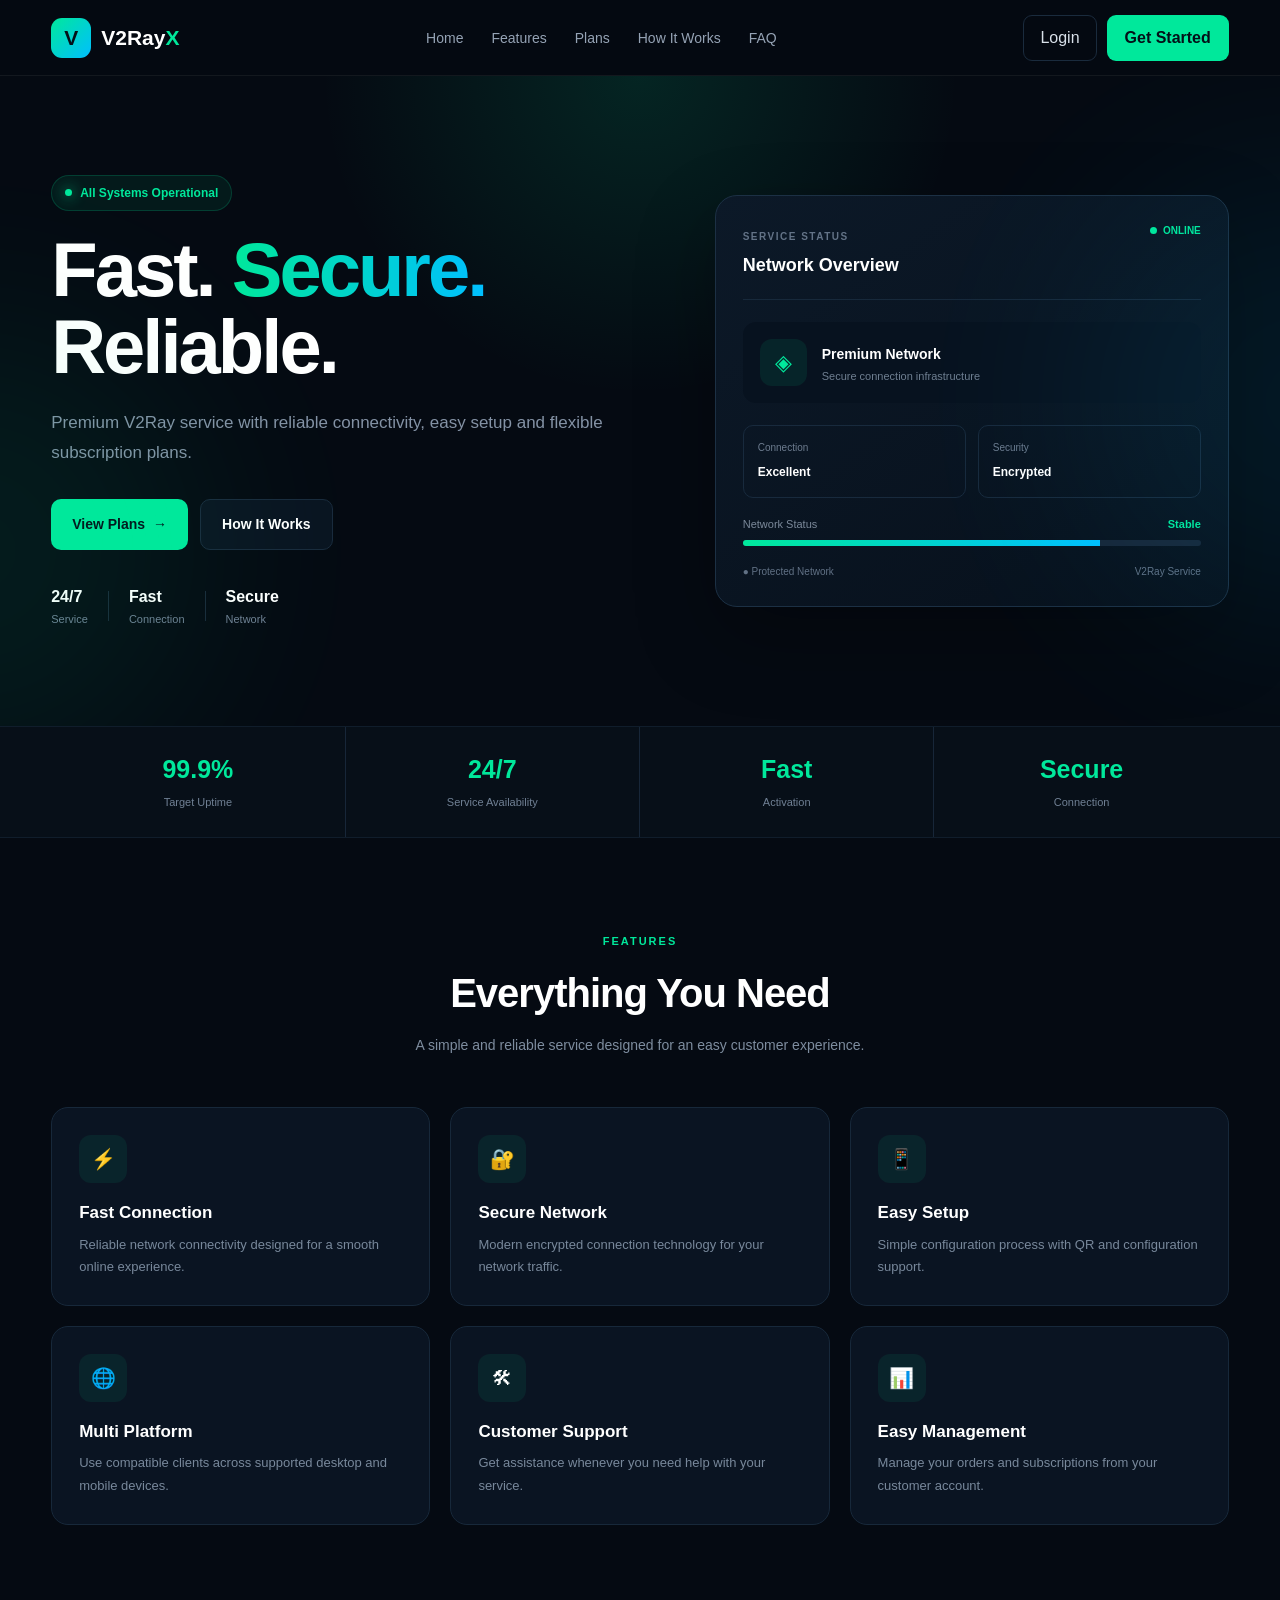
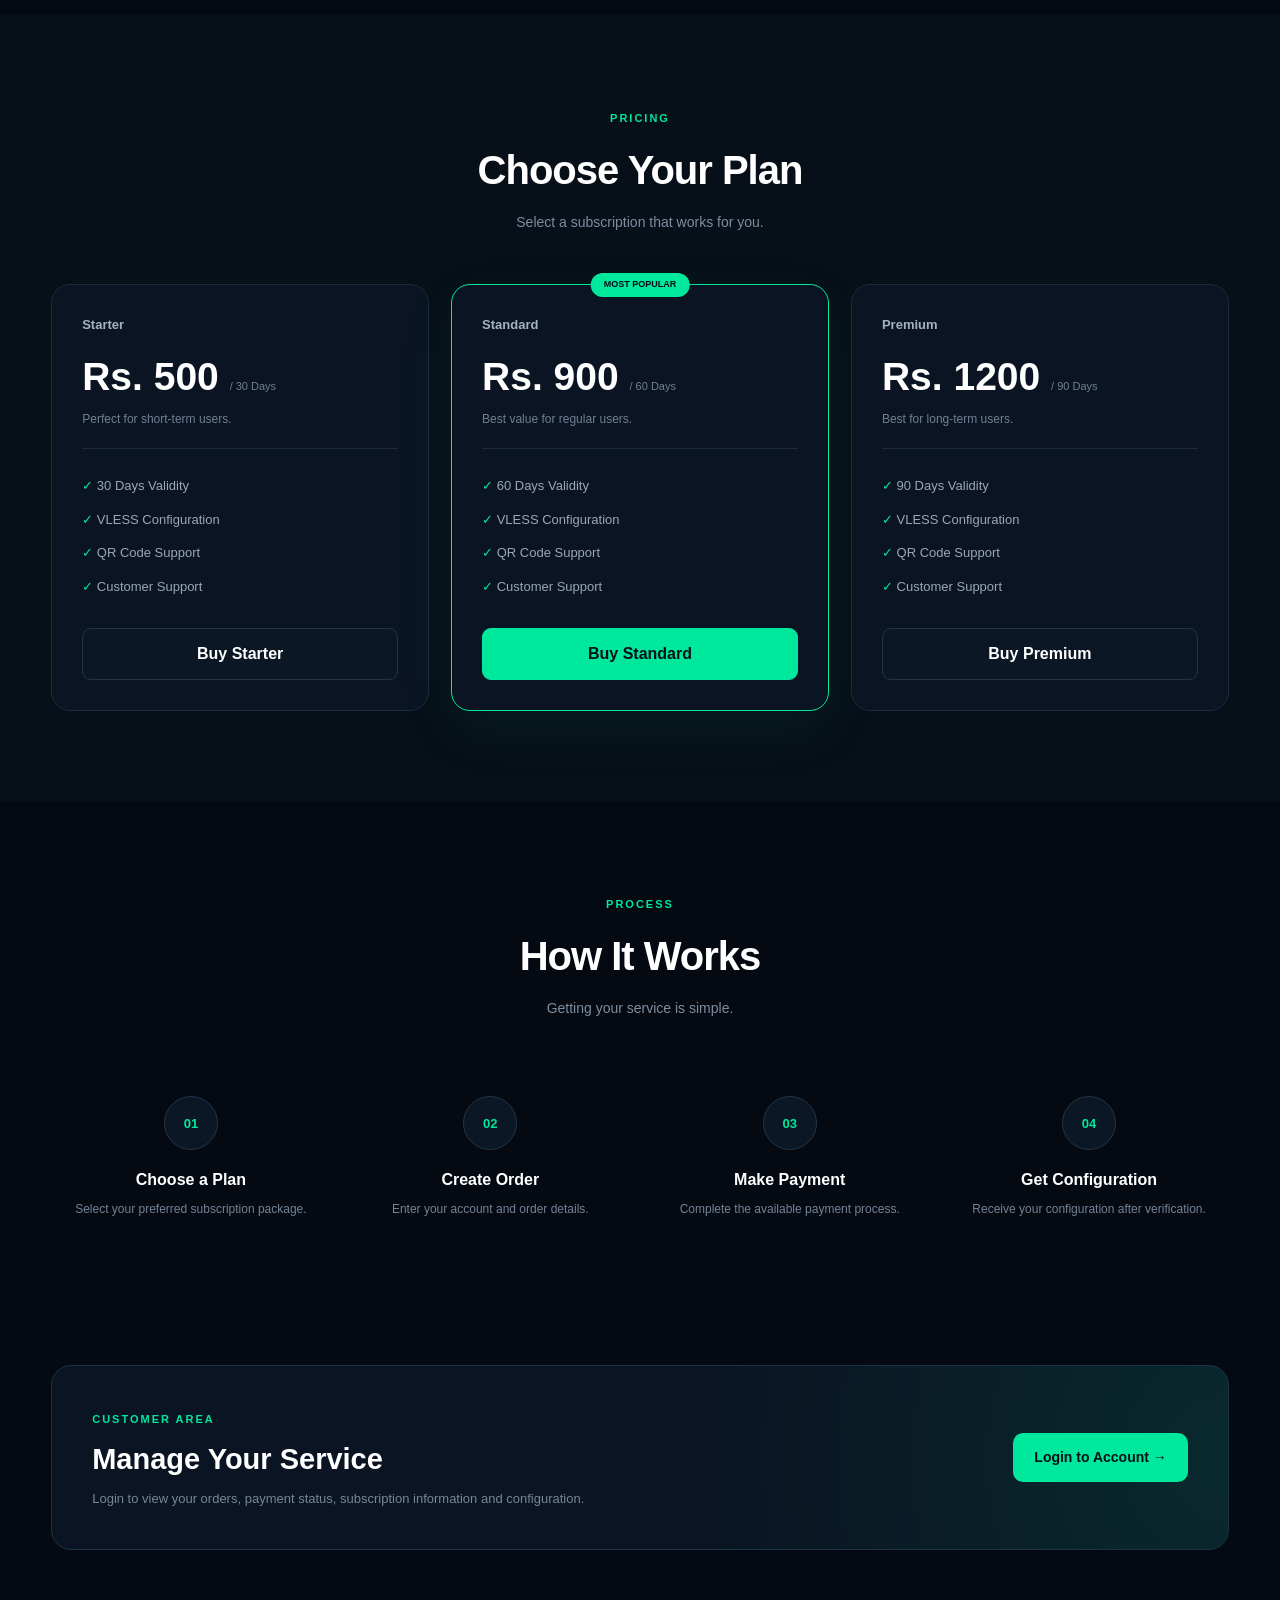
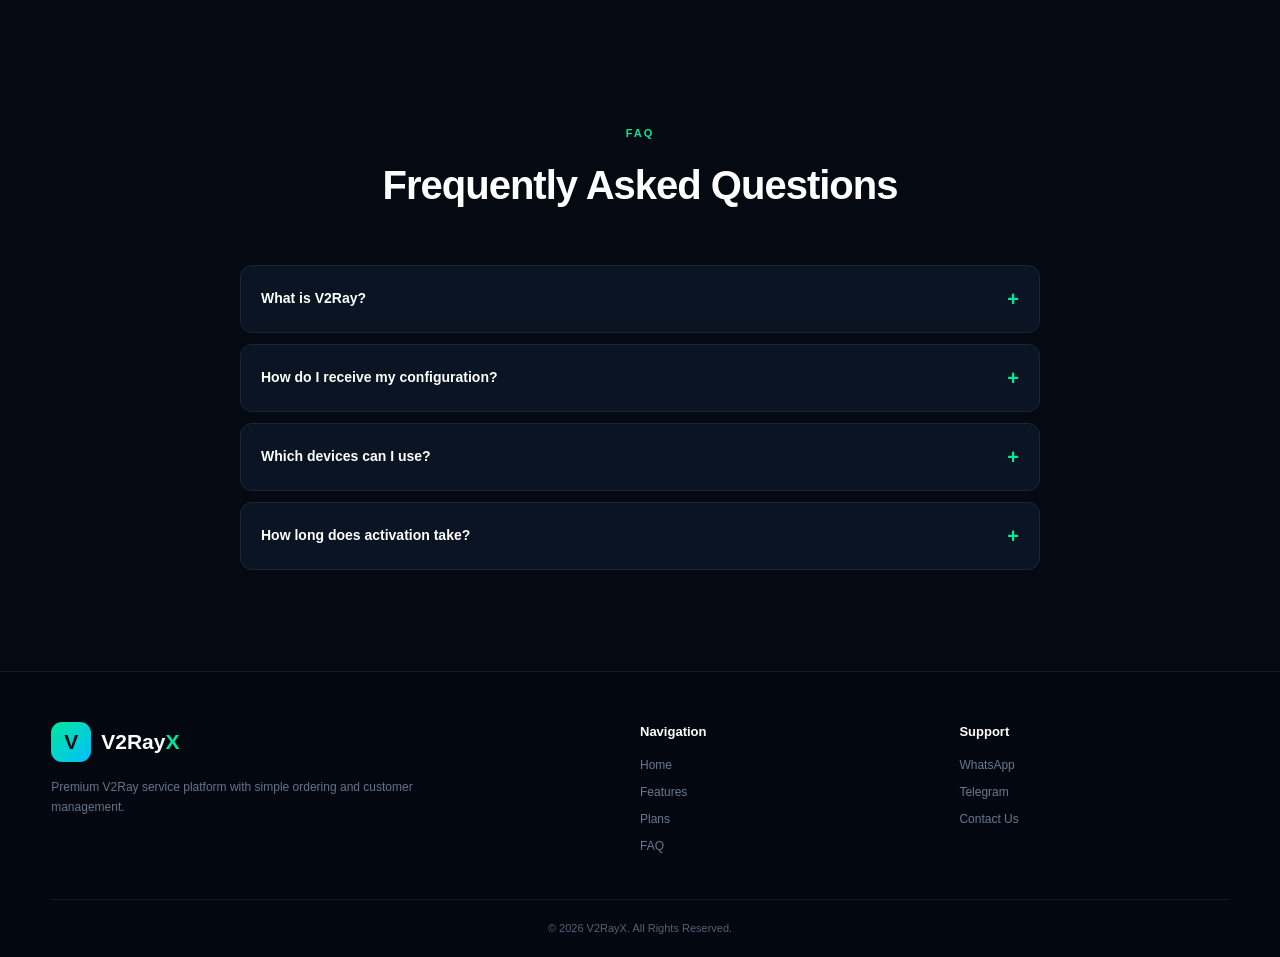
<file: index.html>
<!DOCTYPE html>
<html lang="en">

<head>

    <meta charset="UTF-8">

    <meta
        name="viewport"
        content="width=device-width, initial-scale=1.0"
    >

    <meta
        name="description"
        content="Premium V2Ray Service - Fast, Secure and Reliable"
    >

    <meta
        name="theme-color"
        content="#07111f"
    >

    <title>V2RayX - Premium V2Ray Service</title>

    <link
        rel="stylesheet"
        href="style.css"
    >

</head>


<body>


<!-- =====================================================
     NAVBAR
===================================================== -->

<header class="navbar">

    <div class="container nav-container">

        <a
            href="#home"
            class="logo"
        >

            <span class="logo-icon">
                V
            </span>

            <span>
                V2Ray<span class="green">X</span>
            </span>

        </a>


        <nav class="desktop-nav">

            <a href="#home">
                Home
            </a>

            <a href="#features">
                Features
            </a>

            <a href="#plans">
                Plans
            </a>

            <a href="#how-it-works">
                How It Works
            </a>

            <a href="#faq">
                FAQ
            </a>

        </nav>


        <div class="nav-actions">

            <button
                class="login-btn"
                onclick="openLogin()"
            >
                Login
            </button>


            <button
                class="nav-buy"
                onclick="scrollToPlans()"
            >
                Get Started
            </button>

        </div>


        <button
            class="mobile-menu-btn"
            onclick="toggleMobileMenu()"
        >
            ☰
        </button>

    </div>


    <div
        class="mobile-menu"
        id="mobileMenu"
    >

        <a
            href="#home"
            onclick="closeMobileMenu()"
        >
            Home
        </a>

        <a
            href="#features"
            onclick="closeMobileMenu()"
        >
            Features
        </a>

        <a
            href="#plans"
            onclick="closeMobileMenu()"
        >
            Plans
        </a>

        <a
            href="#how-it-works"
            onclick="closeMobileMenu()"
        >
            How It Works
        </a>

        <a
            href="#faq"
            onclick="closeMobileMenu()"
        >
            FAQ
        </a>


        <button
            onclick="openLogin(); closeMobileMenu()"
        >
            Login
        </button>

    </div>

</header>



<!-- =====================================================
     HERO
===================================================== -->

<section
    class="hero"
    id="home"
>

    <div class="hero-glow glow-one"></div>

    <div class="hero-glow glow-two"></div>


    <div class="container hero-grid">


        <div class="hero-content">


            <div class="status-badge">

                <span class="status-dot"></span>

                All Systems Operational

            </div>


            <h1>

                Fast.

                <span>
                    Secure.
                </span>

                Reliable.

            </h1>


            <p>

                Premium V2Ray service with reliable connectivity,
                easy setup and flexible subscription plans.

            </p>


            <div class="hero-buttons">

                <button
                    class="btn btn-primary"
                    onclick="scrollToPlans()"
                >

                    View Plans

                    <span>
                        →
                    </span>

                </button>


                <a
                    href="#how-it-works"
                    class="btn btn-outline"
                >

                    How It Works

                </a>

            </div>


            <div class="hero-trust">


                <div class="trust-item">

                    <strong>
                        24/7
                    </strong>

                    <span>
                        Service
                    </span>

                </div>


                <div class="trust-divider"></div>


                <div class="trust-item">

                    <strong>
                        Fast
                    </strong>

                    <span>
                        Connection
                    </span>

                </div>


                <div class="trust-divider"></div>


                <div class="trust-item">

                    <strong>
                        Secure
                    </strong>

                    <span>
                        Network
                    </span>

                </div>


            </div>

        </div>



        <!-- SERVER CARD -->

        <div class="server-card">


            <div class="server-card-top">

                <div>

                    <span class="small-label">
                        SERVICE STATUS
                    </span>

                    <h3>
                        Network Overview
                    </h3>

                </div>


                <span class="online-pill">

                    <span></span>

                    ONLINE

                </span>

            </div>


            <div class="server-main">

                <div class="server-icon">
                    ◈
                </div>


                <div>

                    <strong>
                        Premium Network
                    </strong>

                    <p>
                        Secure connection infrastructure
                    </p>

                </div>

            </div>


            <div class="server-stat">

                <div>

                    <span>
                        Connection
                    </span>

                    <strong>
                        Excellent
                    </strong>

                </div>


                <div>

                    <span>
                        Security
                    </span>

                    <strong>
                        Encrypted
                    </strong>

                </div>

            </div>


            <div class="server-load">

                <div class="load-heading">

                    <span>
                        Network Status
                    </span>

                    <strong>
                        Stable
                    </strong>

                </div>


                <div class="load-bar">

                    <span></span>

                </div>

            </div>


            <div class="server-footer">

                <span>
                    ● Protected Network
                </span>

                <span>
                    V2Ray Service
                </span>

            </div>

        </div>

    </div>

</section>



<!-- =====================================================
     STATS
===================================================== -->

<section class="stats-section">

    <div class="container stats-grid">


        <div class="stat-box">

            <strong>
                99.9%
            </strong>

            <span>
                Target Uptime
            </span>

        </div>


        <div class="stat-box">

            <strong>
                24/7
            </strong>

            <span>
                Service Availability
            </span>

        </div>


        <div class="stat-box">

            <strong>
                Fast
            </strong>

            <span>
                Activation
            </span>

        </div>


        <div class="stat-box">

            <strong>
                Secure
            </strong>

            <span>
                Connection
            </span>

        </div>


    </div>

</section>



<!-- =====================================================
     FEATURES
===================================================== -->

<section
    class="section"
    id="features"
>

    <div class="container">


        <div class="section-heading">

            <span class="section-tag">
                FEATURES
            </span>

            <h2>
                Everything You Need
            </h2>

            <p>
                A simple and reliable service designed
                for an easy customer experience.
            </p>

        </div>


        <div class="features-grid">


            <div class="feature-card">

                <div class="feature-icon">
                    ⚡
                </div>

                <h3>
                    Fast Connection
                </h3>

                <p>
                    Reliable network connectivity designed
                    for a smooth online experience.
                </p>

            </div>


            <div class="feature-card">

                <div class="feature-icon">
                    🔐
                </div>

                <h3>
                    Secure Network
                </h3>

                <p>
                    Modern encrypted connection technology
                    for your network traffic.
                </p>

            </div>


            <div class="feature-card">

                <div class="feature-icon">
                    📱
                </div>

                <h3>
                    Easy Setup
                </h3>

                <p>
                    Simple configuration process with
                    QR and configuration support.
                </p>

            </div>


            <div class="feature-card">

                <div class="feature-icon">
                    🌐
                </div>

                <h3>
                    Multi Platform
                </h3>

                <p>
                    Use compatible clients across supported
                    desktop and mobile devices.
                </p>

            </div>


            <div class="feature-card">

                <div class="feature-icon">
                    🛠
                </div>

                <h3>
                    Customer Support
                </h3>

                <p>
                    Get assistance whenever you need
                    help with your service.
                </p>

            </div>


            <div class="feature-card">

                <div class="feature-icon">
                    📊
                </div>

                <h3>
                    Easy Management
                </h3>

                <p>
                    Manage your orders and subscriptions
                    from your customer account.
                </p>

            </div>


        </div>

    </div>

</section>



<!-- =====================================================
     PLANS
===================================================== -->

<section
    class="section plans-section"
    id="plans"
>

    <div class="container">


        <div class="section-heading">

            <span class="section-tag">
                PRICING
            </span>

            <h2>
                Choose Your Plan
            </h2>

            <p>
                Select a subscription that works for you.
            </p>

        </div>


        <div class="plans-grid">


            <!-- STARTER -->

            <div class="plan-card">

                <div class="plan-name">
                    Starter
                </div>


                <h3>

                    Rs. 500

                    <small>
                        / 30 Days
                    </small>

                </h3>


                <p class="plan-description">
                    Perfect for short-term users.
                </p>


                <div class="plan-divider"></div>


                <ul>

                    <li>
                        ✓ 30 Days Validity
                    </li>

                    <li>
                        ✓ VLESS Configuration
                    </li>

                    <li>
                        ✓ QR Code Support
                    </li>

                    <li>
                        ✓ Customer Support
                    </li>

                </ul>


                <button
                    class="plan-btn outline-btn"
                    onclick="openOrder('Starter','30 Days','500')"
                >

                    Buy Starter

                </button>

            </div>



            <!-- STANDARD -->

            <div class="plan-card popular-plan">

                <div class="popular-label">
                    MOST POPULAR
                </div>


                <div class="plan-name">
                    Standard
                </div>


                <h3>

                    Rs. 900

                    <small>
                        / 60 Days
                    </small>

                </h3>


                <p class="plan-description">
                    Best value for regular users.
                </p>


                <div class="plan-divider"></div>


                <ul>

                    <li>
                        ✓ 60 Days Validity
                    </li>

                    <li>
                        ✓ VLESS Configuration
                    </li>

                    <li>
                        ✓ QR Code Support
                    </li>

                    <li>
                        ✓ Customer Support
                    </li>

                </ul>


                <button
                    class="plan-btn primary-btn"
                    onclick="openOrder('Standard','60 Days','900')"
                >

                    Buy Standard

                </button>

            </div>



            <!-- PREMIUM -->

            <div class="plan-card">

                <div class="plan-name">
                    Premium
                </div>


                <h3>

                    Rs. 1200

                    <small>
                        / 90 Days
                    </small>

                </h3>


                <p class="plan-description">
                    Best for long-term users.
                </p>


                <div class="plan-divider"></div>


                <ul>

                    <li>
                        ✓ 90 Days Validity
                    </li>

                    <li>
                        ✓ VLESS Configuration
                    </li>

                    <li>
                        ✓ QR Code Support
                    </li>

                    <li>
                        ✓ Customer Support
                    </li>

                </ul>


                <button
                    class="plan-btn outline-btn"
                    onclick="openOrder('Premium','90 Days','1200')"
                >

                    Buy Premium

                </button>

            </div>


        </div>

    </div>

</section>



<!-- =====================================================
     HOW IT WORKS
===================================================== -->

<section
    class="section"
    id="how-it-works"
>

    <div class="container">


        <div class="section-heading">

            <span class="section-tag">
                PROCESS
            </span>

            <h2>
                How It Works
            </h2>

            <p>
                Getting your service is simple.
            </p>

        </div>


        <div class="steps-grid">


            <div class="step-card">

                <div class="step-number">
                    01
                </div>

                <h3>
                    Choose a Plan
                </h3>

                <p>
                    Select your preferred subscription package.
                </p>

            </div>


            <div class="step-card">

                <div class="step-number">
                    02
                </div>

                <h3>
                    Create Order
                </h3>

                <p>
                    Enter your account and order details.
                </p>

            </div>


            <div class="step-card">

                <div class="step-number">
                    03
                </div>

                <h3>
                    Make Payment
                </h3>

                <p>
                    Complete the available payment process.
                </p>

            </div>


            <div class="step-card">

                <div class="step-number">
                    04
                </div>

                <h3>
                    Get Configuration
                </h3>

                <p>
                    Receive your configuration after verification.
                </p>

            </div>


        </div>

    </div>

</section>



<!-- =====================================================
     ACCOUNT CTA
===================================================== -->

<section class="account-section">

    <div class="container">

        <div class="account-box">

            <div>

                <span class="section-tag">
                    CUSTOMER AREA
                </span>

                <h2>
                    Manage Your Service
                </h2>

                <p>
                    Login to view your orders, payment status,
                    subscription information and configuration.
                </p>

            </div>


            <button
                class="btn btn-primary"
                onclick="openLogin()"
            >

                Login to Account →

            </button>

        </div>

    </div>

</section>



<!-- =====================================================
     FAQ
===================================================== -->

<section
    class="section"
    id="faq"
>

    <div class="container">


        <div class="section-heading">

            <span class="section-tag">
                FAQ
            </span>

            <h2>
                Frequently Asked Questions
            </h2>

        </div>


        <div class="faq-container">


            <details>

                <summary>

                    What is V2Ray?

                    <span>
                        +
                    </span>

                </summary>

                <p>
                    V2Ray is a network proxy platform that supports
                    different protocols and transport methods.
                </p>

            </details>


            <details>

                <summary>

                    How do I receive my configuration?

                    <span>
                        +
                    </span>

                </summary>

                <p>
                    After payment verification, your configuration
                    can be delivered through your customer account.
                </p>

            </details>


            <details>

                <summary>

                    Which devices can I use?

                    <span>
                        +
                    </span>

                </summary>

                <p>
                    Compatible clients can be used on supported
                    mobile and desktop platforms.
                </p>

            </details>


            <details>

                <summary>

                    How long does activation take?

                    <span>
                        +
                    </span>

                </summary>

                <p>
                    Activation depends on payment verification
                    and service processing.
                </p>

            </details>


        </div>

    </div>

</section>



<!-- =====================================================
     FOOTER
===================================================== -->

<footer>

    <div class="container footer-grid">


        <div class="footer-brand">

            <a
                href="#home"
                class="logo"
            >

                <span class="logo-icon">
                    V
                </span>

                <span>
                    V2Ray<span class="green">X</span>
                </span>

            </a>


            <p>
                Premium V2Ray service platform with
                simple ordering and customer management.
            </p>

        </div>



        <div class="footer-column">

            <h4>
                Navigation
            </h4>

            <a href="#home">
                Home
            </a>

            <a href="#features">
                Features
            </a>

            <a href="#plans">
                Plans
            </a>

            <a href="#faq">
                FAQ
            </a>

        </div>



        <div class="footer-column">

            <h4>
                Support
            </h4>

            <a
                href="#"
                onclick="openWhatsApp(); return false;"
            >
                WhatsApp
            </a>

            <a href="#">
                Telegram
            </a>

            <a href="#">
                Contact Us
            </a>

        </div>


    </div>


    <div class="container copyright">

        ©

        <span id="year"></span>

        V2RayX. All Rights Reserved.

    </div>

</footer>



<!-- =====================================================
     ORDER MODAL
===================================================== -->

<div
    class="modal"
    id="orderModal"
>

    <div class="modal-box">


        <button
            class="modal-close"
            onclick="closeOrder()"
        >
            ×
        </button>


        <div id="orderFormArea">


            <div class="modal-heading">

                <span class="section-tag">
                    NEW ORDER
                </span>

                <h2>
                    Complete Your Order
                </h2>

                <p>
                    Enter your details below.
                </p>

            </div>


            <div class="order-summary">


                <div>

                    <span>
                        Package
                    </span>

                    <strong id="orderPlan">
                        -
                    </strong>

                </div>


                <div>

                    <span>
                        Duration
                    </span>

                    <strong id="orderDuration">
                        -
                    </strong>

                </div>


                <div>

                    <span>
                        Total
                    </span>

                    <strong id="orderPrice">
                        -
                    </strong>

                </div>


            </div>


            <form id="orderForm">


                <label>
                    Full Name
                </label>

                <input
                    type="text"
                    id="customerName"
                    placeholder="Enter your full name"
                    required
                >


                <label>
                    WhatsApp Number
                </label>

                <input
                    type="tel"
                    id="customerPhone"
                    placeholder="07XXXXXXXX"
                    required
                >


                <label>
                    Email Address
                </label>

                <input
                    type="email"
                    id="customerEmail"
                    placeholder="you@example.com"
                    required
                >


                <label>
                    Payment Method
                </label>


                <select
                    id="paymentMethod"
                    required
                >

                    <option value="">
                        Select Payment Method
                    </option>

                    <option value="Bank Transfer">
                        Bank Transfer
                    </option>

                    <option value="Cash Deposit">
                        Cash Deposit
                    </option>

                </select>


                <button
                    type="submit"
                    class="modal-submit"
                >

                    Create Order →

                </button>


            </form>

        </div>



        <!-- ORDER SUCCESS -->

        <div
            class="order-success"
            id="orderSuccess"
        >

            <div class="success-icon">
                ✓
            </div>


            <h2>
                Order Created
            </h2>


            <p>
                Your order has been created successfully.
            </p>


            <div class="generated-order">

                <span>
                    Order ID
                </span>

                <strong id="generatedOrderId">
                    V2-00000
                </strong>

            </div>


            <p class="success-note">

                Save your Order ID.
                You will need it to check
                your order status.

            </p>


            <button
                class="modal-submit"
                onclick="closeOrder()"
            >

                Done

            </button>

        </div>


    </div>

</div>



<!-- =====================================================
     LOGIN MODAL
===================================================== -->

<div
    class="modal"
    id="loginModal"
>

    <div class="modal-box">


        <button
            class="modal-close"
            onclick="closeLogin()"
        >
            ×
        </button>


        <div class="modal-heading">

            <span class="section-tag">
                CUSTOMER AREA
            </span>

            <h2>
                Login
            </h2>

            <p>
                Access your customer account.
            </p>

        </div>


        <form id="loginForm">


            <label>
                Email Address
            </label>

            <input
                type="email"
                id="loginEmail"
                placeholder="you@example.com"
                required
            >


            <label>
                Password
            </label>

            <input
                type="password"
                id="loginPassword"
                placeholder="Your password"
                required
            >


            <button
                type="submit"
                class="modal-submit"
            >

                Login

            </button>


        </form>


        <div class="modal-bottom">

            Don't have an account?

            <button
                type="button"
                onclick="openRegister()"
            >

                Create Account

            </button>

        </div>


    </div>

</div>



<!-- =====================================================
     REGISTER MODAL
===================================================== -->

<div
    class="modal"
    id="registerModal"
>

    <div class="modal-box">


        <button
            class="modal-close"
            onclick="closeRegister()"
        >
            ×
        </button>


        <div class="modal-heading">

            <span class="section-tag">
                CUSTOMER AREA
            </span>

            <h2>
                Create Account
            </h2>

            <p>
                Register to manage your orders.
            </p>

        </div>


        <form id="registerForm">


            <label>
                Full Name
            </label>

            <input
                type="text"
                id="registerName"
                placeholder="Your full name"
                required
            >


            <label>
                WhatsApp Number
            </label>

            <input
                type="tel"
                id="registerPhone"
                placeholder="07XXXXXXXX"
                required
            >


            <label>
                Email Address
            </label>

            <input
                type="email"
                id="registerEmail"
                placeholder="you@example.com"
                required
            >


            <label>
                Password
            </label>

            <input
                type="password"
                id="registerPassword"
                placeholder="Create a password"
                minlength="6"
                required
            >


            <button
                type="submit"
                class="modal-submit"
            >

                Create Account

            </button>


        </form>


        <div class="modal-bottom">

            Already have an account?

            <button
                type="button"
                onclick="openLoginFromRegister()"
            >

                Login

            </button>

        </div>


    </div>

</div>



<!-- =====================================================
     JAVASCRIPT
===================================================== -->

<script src="script.js"></script>


</body>

</html>
</file>
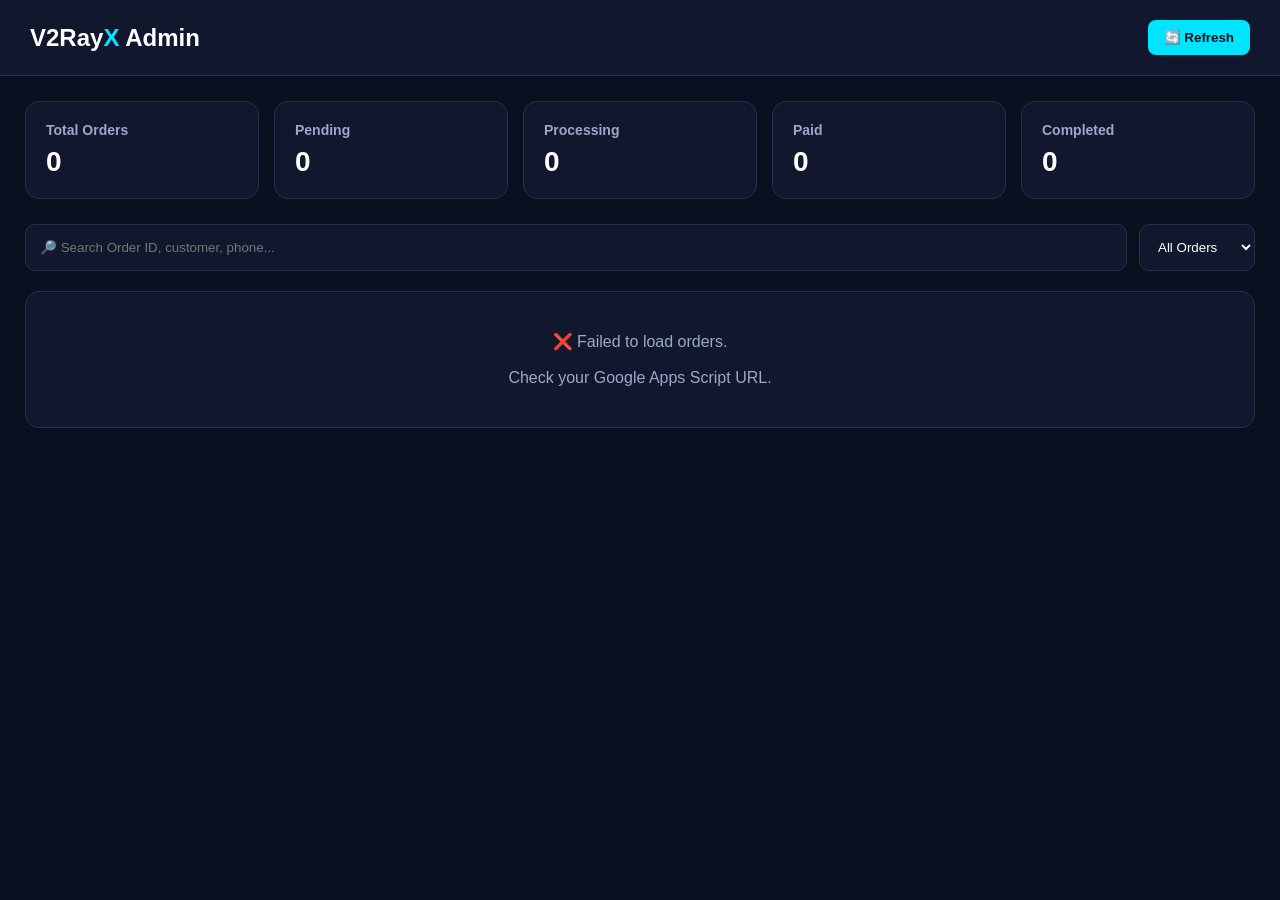
<file: admin.html>
<!DOCTYPE html>
<html lang="en">
<head>
<meta charset="UTF-8">
<meta name="viewport" content="width=device-width, initial-scale=1.0">

<title>V2RayX Admin Panel</title>

<style>
*{
    box-sizing:border-box;
    margin:0;
    padding:0;
}

body{
    font-family:Arial, sans-serif;
    background:#0b1020;
    color:#fff;
}

.header{
    padding:20px 30px;
    background:#11182d;
    border-bottom:1px solid #26304a;
    display:flex;
    justify-content:space-between;
    align-items:center;
}

.logo{
    font-size:24px;
    font-weight:700;
}

.logo span{
    color:#00e5ff;
}

.refresh{
    border:0;
    padding:10px 16px;
    border-radius:8px;
    background:#00e5ff;
    color:#001018;
    font-weight:bold;
    cursor:pointer;
}

.container{
    max-width:1400px;
    margin:auto;
    padding:25px;
}

.stats{
    display:grid;
    grid-template-columns:repeat(5,1fr);
    gap:15px;
    margin-bottom:25px;
}

.stat{
    background:#11182d;
    border:1px solid #26304a;
    padding:20px;
    border-radius:14px;
}

.stat h3{
    font-size:14px;
    color:#9ca8c7;
    margin-bottom:8px;
}

.stat strong{
    font-size:28px;
}

.search-area{
    display:flex;
    gap:12px;
    margin-bottom:20px;
}

.search{
    flex:1;
    padding:14px;
    background:#11182d;
    border:1px solid #26304a;
    border-radius:10px;
    color:#fff;
    outline:none;
}

.filter{
    padding:14px;
    background:#11182d;
    color:#fff;
    border:1px solid #26304a;
    border-radius:10px;
}

.table-box{
    background:#11182d;
    border:1px solid #26304a;
    border-radius:14px;
    overflow:auto;
}

table{
    width:100%;
    border-collapse:collapse;
    min-width:1100px;
}

th,
td{
    padding:15px;
    text-align:left;
    border-bottom:1px solid #26304a;
}

th{
    color:#8f9bb8;
    font-size:13px;
}

td{
    font-size:14px;
}

.status{
    display:inline-block;
    padding:6px 10px;
    border-radius:20px;
    font-size:12px;
    font-weight:bold;
}

.Pending{
    background:#4b3a12;
    color:#ffd54a;
}

.Processing{
    background:#123b55;
    color:#50cfff;
}

.Paid{
    background:#123d29;
    color:#5dffad;
}

.Completed{
    background:#193e24;
    color:#7dff8d;
}

.Rejected{
    background:#4a1c25;
    color:#ff7183;
}

select.status-select{
    padding:8px;
    border-radius:7px;
    background:#0b1020;
    border:1px solid #34405f;
    color:#fff;
}

.loading{
    text-align:center;
    padding:40px;
    color:#9ca8c7;
}

.empty{
    text-align:center;
    padding:40px;
    color:#9ca8c7;
}

@media(max-width:900px){

    .stats{
        grid-template-columns:repeat(2,1fr);
    }

    .header{
        padding:16px;
    }

    .container{
        padding:15px;
    }

}

@media(max-width:500px){

    .stats{
        grid-template-columns:1fr;
    }

    .logo{
        font-size:19px;
    }

    .refresh{
        padding:8px 12px;
    }

}
</style>
</head>

<body>

<header class="header">

    <div class="logo">
        V2Ray<span>X</span> Admin
    </div>

    <button class="refresh" onclick="loadOrders()">
        🔄 Refresh
    </button>

</header>


<main class="container">

    <!-- STATISTICS -->

    <section class="stats">

        <div class="stat">
            <h3>Total Orders</h3>
            <strong id="totalOrders">0</strong>
        </div>

        <div class="stat">
            <h3>Pending</h3>
            <strong id="pendingOrders">0</strong>
        </div>

        <div class="stat">
            <h3>Processing</h3>
            <strong id="processingOrders">0</strong>
        </div>

        <div class="stat">
            <h3>Paid</h3>
            <strong id="paidOrders">0</strong>
        </div>

        <div class="stat">
            <h3>Completed</h3>
            <strong id="completedOrders">0</strong>
        </div>

    </section>


    <!-- SEARCH -->

    <section class="search-area">

        <input
            type="text"
            id="search"
            class="search"
            placeholder="🔎 Search Order ID, customer, phone..."
            oninput="renderOrders()"
        >

        <select
            id="filter"
            class="filter"
            onchange="renderOrders()"
        >

            <option value="All">All Orders</option>
            <option value="Pending">Pending</option>
            <option value="Processing">Processing</option>
            <option value="Paid">Paid</option>
            <option value="Completed">Completed</option>
            <option value="Rejected">Rejected</option>

        </select>

    </section>


    <!-- ORDERS TABLE -->

    <section class="table-box">

        <div id="loading" class="loading">
            Loading orders...
        </div>

        <table id="ordersTable" style="display:none">

            <thead>

                <tr>
                    <th>Order ID</th>
                    <th>Date</th>
                    <th>Customer</th>
                    <th>Phone</th>
                    <th>Package</th>
                    <th>Price</th>
                    <th>Payment</th>
                    <th>Status</th>
                    <th>Update</th>
                </tr>

            </thead>

            <tbody id="ordersBody"></tbody>

        </table>

        <div id="empty" class="empty" style="display:none">
            No orders found.
        </div>

    </section>

</main>


<script>

/* =====================================================
   GOOGLE APPS SCRIPT API
===================================================== */

const API_URL =
"https://script.google.com/macros/s/AKfycbxgW6zMC6dx55vzTWnbjvEwdxZpT7j1_-PZPMihQfot1HPoFpDjRXeZjAJC--YPd3rYpA/exec";


/* =====================================================
   DATA
===================================================== */

let orders = [];


/* =====================================================
   LOAD ORDERS
===================================================== */

async function loadOrders(){

    const loading =
        document.getElementById("loading");

    const table =
        document.getElementById("ordersTable");

    loading.style.display = "block";
    table.style.display = "none";

    try{

        const response =
            await fetch(
                API_URL + "?action=getOrders"
            );

        const data =
            await response.json();

        if(!data.success){

            throw new Error(
                "Unable to load orders"
            );

        }

        orders = data.orders || [];

        updateStats();

        renderOrders();

        loading.style.display = "none";
        table.style.display = "table";

    }

    catch(error){

        console.error(error);

        loading.innerHTML =
            "❌ Failed to load orders.<br><br>" +
            "Check your Google Apps Script URL.";

    }

}


/* =====================================================
   UPDATE STATISTICS
===================================================== */

function updateStats(){

    document.getElementById("totalOrders")
        .textContent = orders.length;

    document.getElementById("pendingOrders")
        .textContent =
        orders.filter(
            o => o.status === "Pending"
        ).length;

    document.getElementById("processingOrders")
        .textContent =
        orders.filter(
            o => o.status === "Processing"
        ).length;

    document.getElementById("paidOrders")
        .textContent =
        orders.filter(
            o => o.status === "Paid"
        ).length;

    document.getElementById("completedOrders")
        .textContent =
        orders.filter(
            o => o.status === "Completed"
        ).length;

}


/* =====================================================
   RENDER ORDERS
===================================================== */

function renderOrders(){

    const body =
        document.getElementById("ordersBody");

    const search =
        document.getElementById("search")
            .value
            .toLowerCase();

    const filter =
        document.getElementById("filter")
            .value;

    body.innerHTML = "";

    const filtered =
        orders.filter(order => {

            const text =
                (
                    order.orderId +
                    " " +
                    order.customerName +
                    " " +
                    order.phone
                ).toLowerCase();

            const matchesSearch =
                text.includes(search);

            const matchesFilter =
                filter === "All" ||
                order.status === filter;

            return (
                matchesSearch &&
                matchesFilter
            );

        });


    if(filtered.length === 0){

        document.getElementById("empty")
            .style.display = "block";

        return;

    }


    document.getElementById("empty")
        .style.display = "none";


    filtered.forEach(order => {

        const row =
            document.createElement("tr");


        row.innerHTML = `

            <td>
                <strong>${escapeHTML(order.orderId)}</strong>
            </td>

            <td>
                ${formatDate(order.date)}
            </td>

            <td>
                ${escapeHTML(order.customerName)}
                <br>
                <small>
                    ${escapeHTML(order.email)}
                </small>
            </td>

            <td>
                ${escapeHTML(order.phone)}
            </td>

            <td>
                ${escapeHTML(order.package)}
            </td>

            <td>
                Rs. ${escapeHTML(order.price)}
            </td>

            <td>
                ${escapeHTML(order.paymentMethod)}
            </td>

            <td>

                <span class="status ${escapeHTML(order.status)}">

                    ${escapeHTML(order.status)}

                </span>

            </td>

            <td>

                <select
                    class="status-select"
                    onchange="changeStatus(
                        '${escapeJS(order.orderId)}',
                        this.value
                    )"
                >

                    <option
                        ${order.status === "Pending" ? "selected" : ""}
                    >
                        Pending
                    </option>

                    <option
                        ${order.status === "Processing" ? "selected" : ""}
                    >
                        Processing
                    </option>

                    <option
                        ${order.status === "Paid" ? "selected" : ""}
                    >
                        Paid
                    </option>

                    <option
                        ${order.status === "Completed" ? "selected" : ""}
                    >
                        Completed
                    </option>

                    <option
                        ${order.status === "Rejected" ? "selected" : ""}
                    >
                        Rejected
                    </option>

                </select>

            </td>

        `;

        body.appendChild(row);

    });

}


/* =====================================================
   CHANGE STATUS
===================================================== */

async function changeStatus(
    orderId,
    newStatus
){

    if(!confirm(
        "Change order status to " +
        newStatus +
        "?"
    )){

        loadOrders();

        return;

    }


    try{

        const url =
            API_URL +
            "?action=updateStatus" +
            "&orderId=" +
            encodeURIComponent(orderId) +
            "&status=" +
            encodeURIComponent(newStatus);


        const response =
            await fetch(url, {
                method:"POST"
            });


        const data =
            await response.json();


        if(!data.success){

            throw new Error(
                data.message ||
                "Update failed"
            );

        }


        alert(
            "✅ Order status updated!"
        );


        loadOrders();

    }

    catch(error){

        console.error(error);

        alert(
            "❌ Failed to update order."
        );

        loadOrders();

    }

}


/* =====================================================
   DATE FORMAT
===================================================== */

function formatDate(date){

    if(!date){
        return "";
    }

    try{

        return new Date(date)
            .toLocaleString();

    }

    catch{

        return date;

    }

}


/* =====================================================
   SECURITY
===================================================== */

function escapeHTML(value){

    return String(value ?? "")
        .replace(/&/g,"&amp;")
        .replace(/</g,"&lt;")
        .replace(/>/g,"&gt;")
        .replace(/"/g,"&quot;")
        .replace(/'/g,"&#039;");

}


function escapeJS(value){

    return String(value ?? "")
        .replace(/\\/g,"\\\\")
        .replace(/'/g,"\\'");

}


/* =====================================================
   START
===================================================== */

loadOrders();

</script>

</body>
</html>
</file>
<file: style.css>
/* =====================================================
   V2RayX CUSTOMER PAGE
   PROFESSIONAL DARK UI
===================================================== */

:root{
    --bg:#050a12;
    --bg2:#07111e;
    --card:#0a1422;
    --card2:#0d1928;

    --border:#1a2b3d;

    --text:#ffffff;
    --muted:#8492a5;

    --green:#00e89b;
    --blue:#00bfff;

    --danger:#ff5c6c;

    --radius:18px;
}


/* ================= RESET ================= */

*{
    margin:0;
    padding:0;
    box-sizing:border-box;
}

html{
    scroll-behavior:smooth;
}

body{
    background:var(--bg);
    color:var(--text);

    font-family:
        Inter,
        Arial,
        Helvetica,
        sans-serif;

    line-height:1.5;

    overflow-x:hidden;
}

button,
input,
select{
    font:inherit;
}

button{
    cursor:pointer;
}

a{
    text-decoration:none;
    color:inherit;
}

.container{
    width:92%;
    max-width:1180px;
    margin:auto;
}


/* ================= NAVBAR ================= */

.navbar{
    position:sticky;
    top:0;
    z-index:999;

    height:76px;

    background:rgba(5,10,18,.88);

    backdrop-filter:blur(18px);

    border-bottom:1px solid rgba(255,255,255,.06);
}

.nav-container{
    height:76px;

    display:flex;
    align-items:center;
    justify-content:space-between;
}

.logo{
    display:flex;
    align-items:center;
    gap:10px;

    font-size:21px;
    font-weight:900;
}

.logo-icon{
    width:40px;
    height:40px;

    display:flex;
    align-items:center;
    justify-content:center;

    border-radius:11px;

    background:linear-gradient(
        135deg,
        var(--green),
        var(--blue)
    );

    color:#031018;

    font-weight:900;
}

.green{
    color:var(--green);
}

.desktop-nav{
    display:flex;
    align-items:center;
    gap:28px;
}

.desktop-nav a{
    color:#95a3b5;
    font-size:14px;

    transition:.2s;
}

.desktop-nav a:hover{
    color:var(--green);
}

.nav-actions{
    display:flex;
    align-items:center;
    gap:10px;
}

.login-btn{
    background:transparent;

    border:1px solid var(--border);

    color:#d9e1ea;

    padding:10px 16px;

    border-radius:9px;
}

.login-btn:hover{
    border-color:var(--green);
}

.nav-buy{
    background:var(--green);

    border:0;

    color:#031018;

    font-weight:800;

    padding:11px 18px;

    border-radius:9px;
}

.mobile-menu-btn{
    display:none;

    background:none;

    color:#fff;

    border:0;

    font-size:25px;
}

.mobile-menu{
    display:none;
}


/* ================= HERO ================= */

.hero{
    min-height:650px;

    display:flex;
    align-items:center;

    position:relative;

    overflow:hidden;

    background:
        radial-gradient(
            circle at 50% 0%,
            rgba(0,232,155,.12),
            transparent 35%
        );
}

.hero-glow{
    position:absolute;

    width:450px;
    height:450px;

    border-radius:50%;

    filter:blur(100px);

    opacity:.08;

    pointer-events:none;
}

.glow-one{
    background:var(--green);

    left:-250px;
    top:250px;
}

.glow-two{
    background:var(--blue);

    right:-250px;
    top:100px;
}

.hero-grid{
    display:grid;

    grid-template-columns:1.08fr .92fr;

    gap:60px;

    align-items:center;
}

.status-badge{
    display:inline-flex;

    align-items:center;

    gap:8px;

    background:rgba(0,232,155,.07);

    border:1px solid rgba(0,232,155,.18);

    color:var(--green);

    border-radius:30px;

    padding:8px 13px;

    font-size:12px;

    font-weight:800;

    margin-bottom:20px;
}

.status-dot{
    width:7px;
    height:7px;

    background:var(--green);

    border-radius:50%;

    box-shadow:0 0 14px var(--green);
}

.hero h1{
    font-size:clamp(45px,6vw,76px);

    line-height:1.02;

    letter-spacing:-3px;

    max-width:700px;

    margin-bottom:22px;
}

.hero h1 span{
    background:
        linear-gradient(
            90deg,
            var(--green),
            var(--blue)
        );

    background-clip:text;

    -webkit-background-clip:text;

    color:transparent;
}

.hero-content>p{
    color:var(--muted);

    font-size:17px;

    line-height:1.8;

    max-width:600px;

    margin-bottom:30px;
}

.hero-buttons{
    display:flex;

    gap:12px;

    flex-wrap:wrap;
}

.btn{
    display:inline-flex;

    align-items:center;

    justify-content:center;

    gap:8px;

    border:0;

    padding:14px 21px;

    border-radius:10px;

    font-size:14px;

    font-weight:800;

    transition:.2s;
}

.btn-primary{
    background:var(--green);

    color:#031018;
}

.btn-primary:hover{
    transform:translateY(-2px);

    box-shadow:
        0 15px 35px
        rgba(0,232,155,.18);
}

.btn-outline{
    background:#0a1421;

    color:#fff;

    border:1px solid var(--border);
}

.btn-outline:hover{
    border-color:var(--green);
}

.hero-trust{
    display:flex;

    align-items:center;

    gap:20px;

    margin-top:35px;
}

.trust-item{
    display:flex;

    flex-direction:column;

    gap:2px;
}

.trust-item strong{
    font-size:16px;
}

.trust-item span{
    color:#718094;

    font-size:11px;
}

.trust-divider{
    width:1px;

    height:30px;

    background:#1a2939;
}


/* ================= SERVER CARD ================= */

.server-card{
    padding:27px;

    border-radius:22px;

    background:
        linear-gradient(
            145deg,
            #0c1928,
            #07101b
        );

    border:1px solid #1c3044;

    box-shadow:
        0 30px 80px
        rgba(0,0,0,.3);
}

.server-card-top{
    display:flex;

    align-items:flex-start;

    justify-content:space-between;

    padding-bottom:20px;

    border-bottom:1px solid #17293b;
}

.small-label{
    color:#637387;

    font-size:10px;

    letter-spacing:1.5px;

    font-weight:800;
}

.server-card-top h3{
    margin-top:5px;

    font-size:18px;
}

.online-pill{
    display:flex;

    align-items:center;

    gap:6px;

    color:var(--green);

    font-size:10px;

    font-weight:900;
}

.online-pill span{
    width:7px;
    height:7px;

    border-radius:50%;

    background:var(--green);
}

.server-main{
    display:flex;

    align-items:center;

    gap:15px;

    margin:22px 0;

    padding:17px;

    border-radius:13px;

    background:#07121f;
}

.server-icon{
    width:47px;
    height:47px;

    display:flex;

    align-items:center;

    justify-content:center;

    border-radius:12px;

    background:rgba(0,232,155,.08);

    color:var(--green);

    font-size:22px;
}

.server-main strong{
    font-size:14px;
}

.server-main p{
    color:#6f7f91;

    font-size:11px;

    margin-top:2px;
}

.server-stat{
    display:grid;

    grid-template-columns:1fr 1fr;

    gap:12px;
}

.server-stat div{
    padding:14px;

    border:1px solid #182a3d;

    border-radius:10px;
}

.server-stat span{
    display:block;

    color:#6d7c8f;

    font-size:10px;

    margin-bottom:4px;
}

.server-stat strong{
    font-size:12px;
}

.server-load{
    margin-top:18px;
}

.load-heading{
    display:flex;

    justify-content:space-between;

    color:#7b899a;

    font-size:11px;

    margin-bottom:7px;
}

.load-heading strong{
    color:var(--green);
}

.load-bar{
    height:6px;

    border-radius:20px;

    background:#172638;

    overflow:hidden;
}

.load-bar span{
    display:block;

    width:78%;

    height:100%;

    background:
        linear-gradient(
            90deg,
            var(--green),
            var(--blue)
        );
}

.server-footer{
    display:flex;

    justify-content:space-between;

    margin-top:18px;

    color:#617185;

    font-size:10px;
}


/* ================= STATS ================= */

.stats-section{
    background:#070f18;

    border-top:1px solid #101d2b;

    border-bottom:1px solid #101d2b;
}

.stats-grid{
    display:grid;

    grid-template-columns:
        repeat(4,1fr);
}

.stat-box{
    padding:24px;

    text-align:center;

    border-right:1px solid #172638;
}

.stat-box:last-child{
    border:0;
}

.stat-box strong{
    display:block;

    color:var(--green);

    font-size:25px;
}

.stat-box span{
    color:#708094;

    font-size:11px;
}


/* ================= SECTION ================= */

.section{
    padding:90px 0;
}

.section-heading{
    text-align:center;

    max-width:680px;

    margin:0 auto 50px;
}

.section-tag{
    color:var(--green);

    font-size:11px;

    font-weight:900;

    letter-spacing:2px;
}

.section-heading h2{
    font-size:40px;

    letter-spacing:-1px;

    margin:11px 0;
}

.section-heading p{
    color:#7e8d9f;

    line-height:1.7;

    font-size:14px;
}


/* ================= FEATURES ================= */

.features-grid{
    display:grid;

    grid-template-columns:
        repeat(3,1fr);

    gap:20px;
}

.feature-card{
    padding:27px;

    background:var(--card);

    border:1px solid #17283a;

    border-radius:17px;

    transition:.25s;
}

.feature-card:hover{
    transform:translateY(-5px);

    border-color:
        rgba(0,232,155,.55);
}

.feature-icon{
    width:48px;
    height:48px;

    display:flex;

    align-items:center;

    justify-content:center;

    border-radius:12px;

    background:
        rgba(0,232,155,.07);

    font-size:20px;

    margin-bottom:17px;
}

.feature-card h3{
    font-size:17px;

    margin-bottom:8px;
}

.feature-card p{
    color:#78889b;

    font-size:13px;

    line-height:1.7;
}


/* ================= PLANS ================= */

.plans-section{
    background:#070f18;
}

.plans-grid{
    display:grid;

    grid-template-columns:
        repeat(3,1fr);

    gap:22px;
}

.plan-card{
    position:relative;

    padding:30px;

    background:var(--card);

    border:1px solid #192b3e;

    border-radius:19px;
}

.popular-plan{
    border-color:var(--green);

    box-shadow:
        0 20px 60px
        rgba(0,232,155,.07);
}

.popular-label{
    position:absolute;

    top:-12px;

    left:50%;

    transform:translateX(-50%);

    background:var(--green);

    color:#031018;

    padding:5px 13px;

    border-radius:30px;

    white-space:nowrap;

    font-size:9px;

    font-weight:900;
}

.plan-name{
    color:#a5b2c1;

    font-size:13px;

    font-weight:700;
}

.plan-card h3{
    font-size:39px;

    margin:13px 0 4px;
}

.plan-card h3 small{
    color:#718093;

    font-size:11px;

    font-weight:normal;
}

.plan-description{
    color:#718094;

    font-size:12px;
}

.plan-divider{
    height:1px;

    background:#182a3d;

    margin:20px 0;
}

.plan-card ul{
    list-style:none;

    margin-bottom:25px;
}

.plan-card li{
    color:#9aa7b7;

    font-size:13px;

    padding:7px 0;
}

.plan-card li::first-letter{
    color:var(--green);
}

.plan-btn{
    width:100%;

    padding:13px;

    border-radius:9px;

    font-weight:800;

    transition:.2s;
}

.outline-btn{
    color:#fff;

    background:#0c1725;

    border:1px solid #213448;
}

.outline-btn:hover{
    border-color:var(--green);
}

.primary-btn{
    color:#031018;

    background:var(--green);

    border:1px solid var(--green);
}


/* ================= STEPS ================= */

.steps-grid{
    display:grid;

    grid-template-columns:
        repeat(4,1fr);

    gap:20px;
}

.step-card{
    text-align:center;

    padding:25px 15px;
}

.step-number{
    width:54px;
    height:54px;

    display:flex;

    align-items:center;

    justify-content:center;

    margin:0 auto 18px;

    border-radius:50%;

    border:1px solid #20354a;

    background:#0b1725;

    color:var(--green);

    font-size:13px;

    font-weight:900;
}

.step-card h3{
    font-size:16px;

    margin-bottom:7px;
}

.step-card p{
    color:#748396;

    font-size:12px;

    line-height:1.7;
}


/* ================= ACCOUNT ================= */

.account-section{
    padding:30px 0 80px;
}

.account-box{
    display:flex;

    align-items:center;

    justify-content:space-between;

    gap:30px;

    padding:40px;

    border-radius:20px;

    background:
        radial-gradient(
            circle at right,
            rgba(0,232,155,.1),
            transparent 45%
        ),
        var(--card);

    border:1px solid #1b3347;
}

.account-box h2{
    font-size:29px;

    margin:8px 0;
}

.account-box p{
    max-width:600px;

    color:#778799;

    font-size:13px;
}


/* ================= FAQ ================= */

.faq-container{
    max-width:800px;

    margin:auto;
}

details{
    background:var(--card);

    border:1px solid #17283a;

    border-radius:12px;

    margin-bottom:11px;

    overflow:hidden;
}

summary{
    display:flex;

    align-items:center;

    justify-content:space-between;

    padding:18px 20px;

    cursor:pointer;

    font-size:14px;

    font-weight:700;

    list-style:none;
}

summary::-webkit-details-marker{
    display:none;
}

summary span{
    color:var(--green);

    font-size:20px;
}

details p{
    color:#778699;

    font-size:13px;

    line-height:1.7;

    padding:0 20px 19px;
}


/* ================= FOOTER ================= */

footer{
    background:#030810;

    border-top:1px solid #101c2a;

    padding:50px 0 20px;
}

.footer-grid{
    display:grid;

    grid-template-columns:
        2fr 1fr 1fr;

    gap:50px;

    padding-bottom:35px;
}

.footer-brand p{
    color:#657487;

    font-size:12px;

    line-height:1.7;

    max-width:390px;

    margin-top:15px;
}

.footer-column h4{
    font-size:13px;

    margin-bottom:15px;
}

.footer-column a{
    display:block;

    color:#69798c;

    font-size:12px;

    margin:9px 0;
}

.footer-column a:hover{
    color:var(--green);
}

.copyright{
    padding-top:20px;

    border-top:1px solid #111e2c;

    color:#536274;

    font-size:11px;

    text-align:center;
}


/* ================= MODALS ================= */

.modal{
    display:none;

    position:fixed;

    inset:0;

    z-index:99999;

    background:rgba(0,0,0,.82);

    padding:20px;

    overflow-y:auto;
}

.modal-box{
    width:100%;

    max-width:500px;

    margin:30px auto;

    position:relative;

    padding:30px;

    background:#0a1421;

    border:1px solid #203449;

    border-radius:20px;

    box-shadow:
        0 30px 100px
        rgba(0,0,0,.5);
}

.modal-close{
    position:absolute;

    top:12px;
    right:17px;

    background:none;

    border:0;

    color:#78879a;

    font-size:27px;
}

.modal-close:hover{
    color:#fff;
}

.modal-heading{
    margin-bottom:22px;
}

.modal-heading h2{
    font-size:25px;

    margin:7px 0 3px;
}

.modal-heading p{
    color:#718094;

    font-size:12px;
}

.order-summary{
    padding:15px;

    background:#07111d;

    border:1px solid #172a3d;

    border-radius:10px;

    margin-bottom:18px;
}

.order-summary div{
    display:flex;

    align-items:center;

    justify-content:space-between;

    margin:6px 0;
}

.order-summary span{
    color:#738296;

    font-size:12px;
}

.order-summary strong{
    color:#fff;

    font-size:12px;
}

#orderForm label,
#loginForm label,
#registerForm label{
    display:block;

    color:#9aa8b7;

    font-size:11px;

    font-weight:700;

    margin:13px 0 6px;
}

#orderForm input,
#orderForm select,
#loginForm input,
#registerForm input{
    width:100%;

    background:#050d17;

    color:#fff;

    border:1px solid #1c3044;

    outline:0;

    padding:13px;

    border-radius:9px;

    font-size:13px;
}

#orderForm input:focus,
#orderForm select:focus,
#loginForm input:focus,
#registerForm input:focus{
    border-color:var(--green);
}

.modal-submit{
    width:100%;

    border:0;

    border-radius:9px;

    padding:14px;

    margin-top:18px;

    background:var(--green);

    color:#031018;

    font-weight:900;
}

.modal-submit:hover{
    box-shadow:
        0 10px 25px
        rgba(0,232,155,.15);
}


/* ================= SUCCESS ================= */

.order-success{
    display:none;

    text-align:center;

    padding:15px 0;
}

.success-icon{
    width:65px;
    height:65px;

    display:flex;

    align-items:center;

    justify-content:center;

    margin:0 auto 15px;

    border-radius:50%;

    background:rgba(0,232,155,.08);

    color:var(--green);

    font-size:30px;
}

.order-success h2{
    font-size:24px;

    margin-bottom:5px;
}

.order-success>p{
    color:#718195;

    font-size:12px;
}

.generated-order{
    padding:18px;

    margin:20px 0;

    border-radius:11px;

    background:#07111d;

    border:1px solid #183044;
}

.generated-order span{
    display:block;

    color:#6e7e91;

    font-size:10px;

    margin-bottom:5px;
}

.generated-order strong{
    color:var(--green);

    font-size:22px;

    letter-spacing:1px;
}

.success-note{
    color:#66778a;

    font-size:11px;

    line-height:1.6;

    margin-bottom:10px;
}


/* ================= LOGIN BOTTOM ================= */

.modal-bottom{
    text-align:center;

    color:#68788b;

    font-size:11px;

    margin-top:18px;
}

.modal-bottom button{
    border:0;

    background:none;

    color:var(--green);

    font-weight:700;

    margin-left:4px;
}


/* ================= RESPONSIVE ================= */

@media(max-width:950px){

    .desktop-nav{
        display:none;
    }

    .nav-actions{
        display:none;
    }

    .mobile-menu-btn{
        display:block;
    }

    .mobile-menu{
        position:absolute;

        left:0;
        right:0;
        top:76px;

        padding:15px 5% 20px;

        background:#07101b;

        border-bottom:1px solid #1a2b3d;
    }

    .mobile-menu a,
    .mobile-menu button{
        display:block;

        width:100%;

        text-align:left;

        padding:12px 0;

        background:none;

        border:0;

        color:#9aa7b7;

        font-size:14px;
    }

    .mobile-menu button{
        color:var(--green);

        font-weight:800;
    }

    .hero-grid{
        grid-template-columns:1fr;
    }

    .server-card{
        display:none;
    }

    .features-grid,
    .plans-grid{
        grid-template-columns:1fr;
    }

    .steps-grid{
        grid-template-columns:repeat(2,1fr);
    }

    .account-box{
        flex-direction:column;

        align-items:flex-start;
    }

    .footer-grid{
        grid-template-columns:1fr 1fr;
    }

}


@media(max-width:650px){

    .hero{
        min-height:600px;
    }

    .hero h1{
        font-size:48px;

        letter-spacing:-2px;
    }

    .hero-content>p{
        font-size:14px;
    }

    .hero-trust{
        gap:12px;
    }

    .stats-grid{
        grid-template-columns:1fr 1fr;
    }

    .stat-box{
        border-bottom:1px solid #172638;
    }

    .section{
        padding:70px 0;
    }

    .section-heading h2{
        font-size:31px;
    }

    .steps-grid{
        grid-template-columns:1fr;
    }

    .footer-grid{
        grid-template-columns:1fr;
    }

    .account-box{
        padding:28px;
    }

    .modal-box{
        padding:24px 20px;
    }

}
</file>
